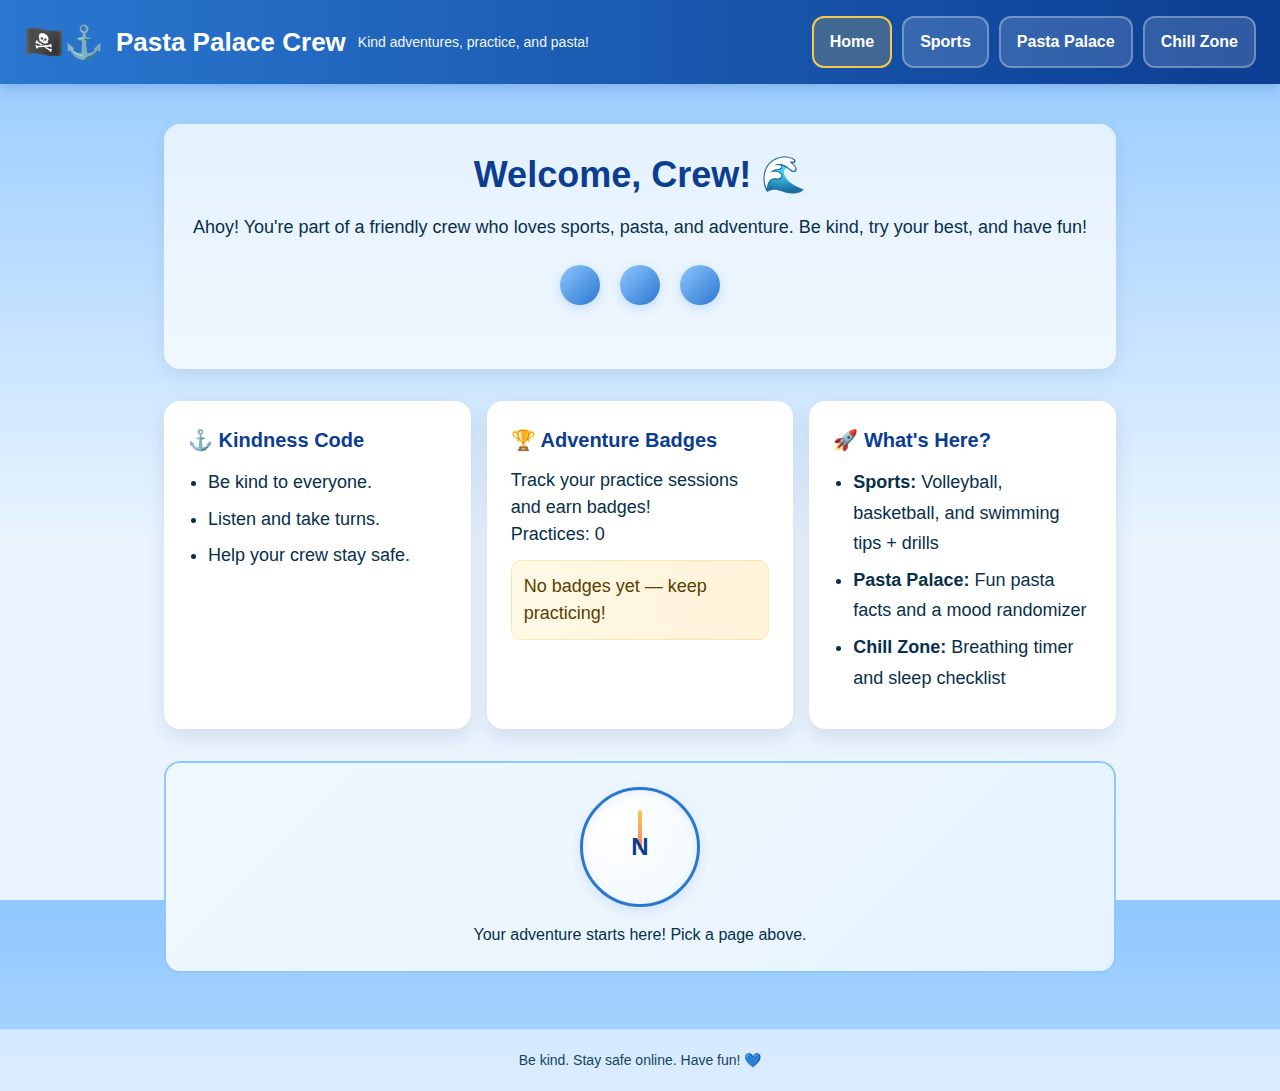
<file: index.html>
<!doctype html>
<html lang="en">
<head>
  <meta charset="utf-8" />
  <meta name="viewport" content="width=device-width,initial-scale=1" />
  <title>Pasta Palace Crew – Home</title>
  <link rel="stylesheet" href="styles.css">
</head>
<body data-page="home">
  <header class="site-header" role="banner">
    <div class="brand">
      <div class="logo">🏴‍☠️⚓️</div>
      <h1>Pasta Palace Crew</h1>
      <p class="tagline">Kind adventures, practice, and pasta!</p>
    </div>
    <nav aria-label="Main" class="main-nav">
      <a href="index.html" class="nav-btn" data-page="home">Home</a>
      <a href="sports.html" class="nav-btn" data-page="sports">Sports</a>
      <a href="pasta.html" class="nav-btn" data-page="pasta">Pasta Palace</a>
      <a href="chill.html" class="nav-btn" data-page="chill">Chill Zone</a>
    </nav>
  </header>

  <main>
    <section class="hero">
      <h2>Welcome, Crew! 🌊</h2>
      <p class="lead">Ahoy! You're part of a friendly crew who loves sports, pasta, and adventure. Be kind, try your best, and have fun!</p>
      <div class="wave-visual">
        <div class="wave"></div>
        <div class="wave"></div>
        <div class="wave"></div>
      </div>
    </section>

    <section class="card-section">
      <article class="card">
        <h3>⚓️ Kindness Code</h3>
        <ul>
          <li>Be kind to everyone.</li>
          <li>Listen and take turns.</li>
          <li>Help your crew stay safe.</li>
        </ul>
      </article>

      <article class="card">
        <h3>🏆 Adventure Badges</h3>
        <p>Track your practice sessions and earn badges!</p>
        <p>Practices: <span id="practice-count-home" aria-live="polite" aria-atomic="true">0</span></p>
        <div class="badge-area" aria-live="polite">No badges yet — start practicing on the Sports page!</div>
      </article>

      <article class="card">
        <h3>🚀 What's Here?</h3>
        <ul>
          <li><strong>Sports:</strong> Volleyball, basketball, and swimming tips + drills</li>
          <li><strong>Pasta Palace:</strong> Fun pasta facts and a mood randomizer</li>
          <li><strong>Chill Zone:</strong> Breathing timer and sleep checklist</li>
        </ul>
      </article>
    </section>

    <section class="compass-visual">
      <div class="compass">
        <div class="compass-needle"></div>
        <div class="compass-text">N</div>
      </div>
      <p class="compass-caption">Your adventure starts here! Pick a page above.</p>
    </section>
  </main>

  <footer class="site-footer" role="contentinfo">
    <p>Be kind. Stay safe online. Have fun! 💙</p>
  </footer>

  <script src="script.js"></script>
</body>
</html>
</file>
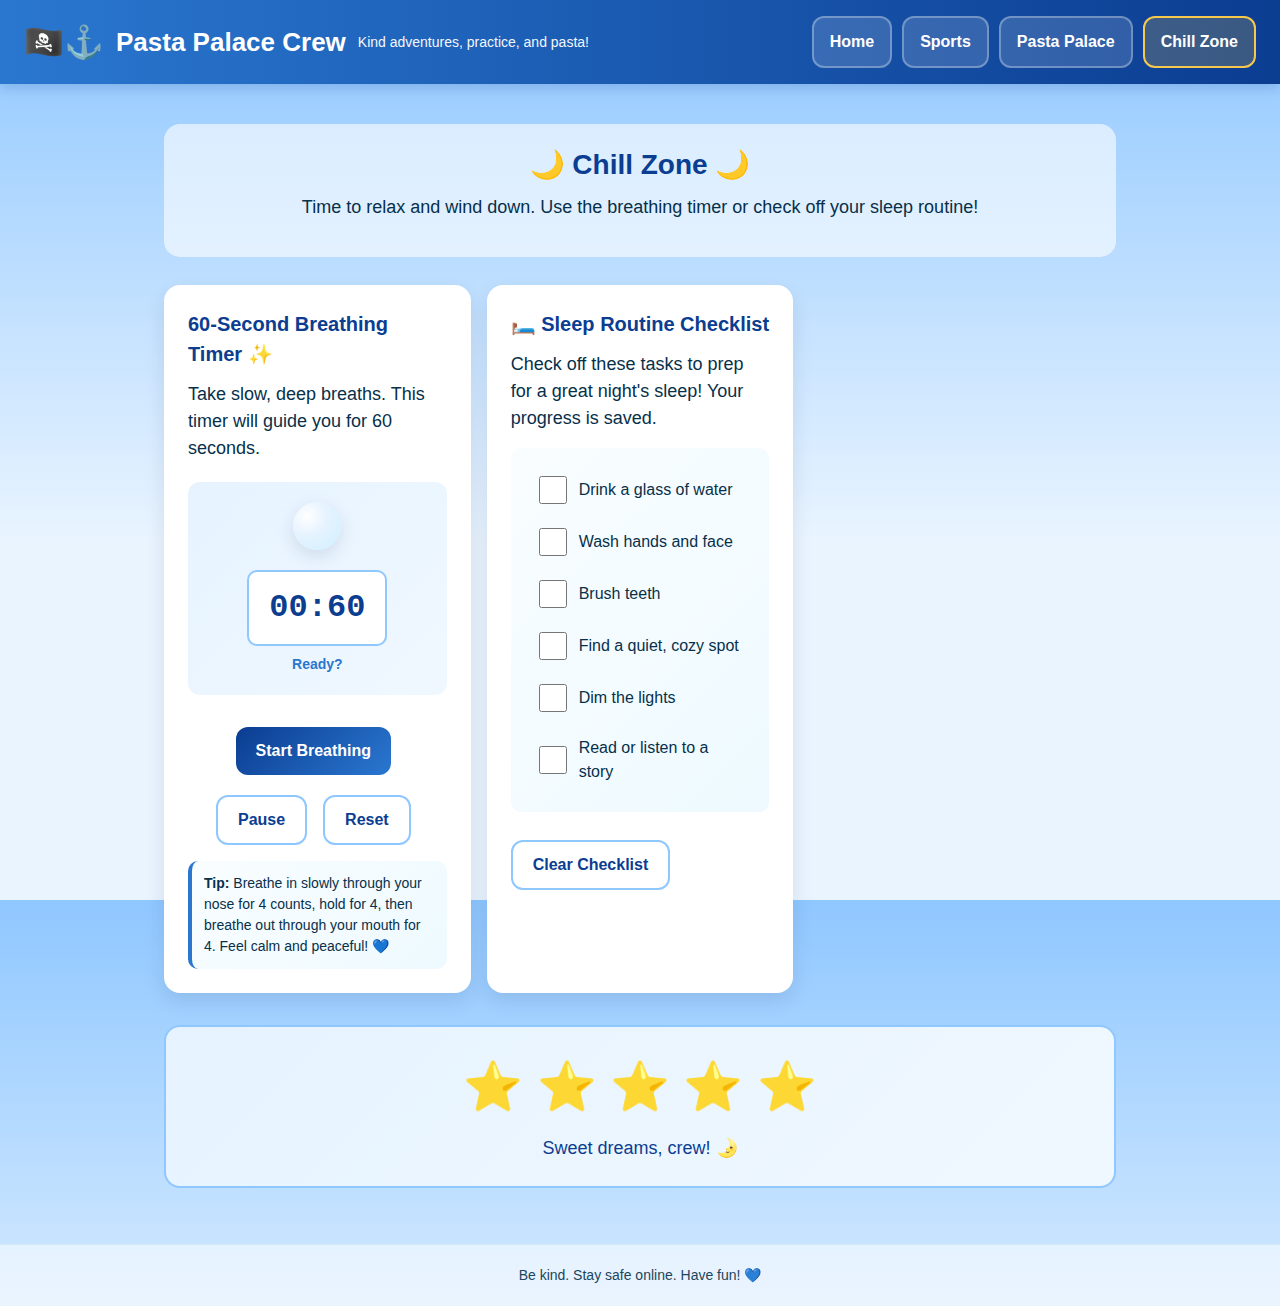
<file: chill.html>
<!doctype html>
<html lang="en">
<head>
  <meta charset="utf-8" />
  <meta name="viewport" content="width=device-width,initial-scale=1" />
  <title>Pasta Palace Crew – Chill Zone</title>
  <link rel="stylesheet" href="styles.css">
</head>
<body data-page="chill">
  <header class="site-header" role="banner">
    <div class="brand">
      <div class="logo">🏴‍☠️⚓️</div>
      <h1>Pasta Palace Crew</h1>
      <p class="tagline">Kind adventures, practice, and pasta!</p>
    </div>
    <nav aria-label="Main" class="main-nav">
      <a href="index.html" class="nav-btn" data-page="home">Home</a>
      <a href="sports.html" class="nav-btn" data-page="sports">Sports</a>
      <a href="pasta.html" class="nav-btn" data-page="pasta">Pasta Palace</a>
      <a href="chill.html" class="nav-btn" data-page="chill">Chill Zone</a>
    </nav>
  </header>

  <main>
    <section class="page-header">
      <h2>🌙 Chill Zone 🌙</h2>
      <p class="lead">Time to relax and wind down. Use the breathing timer or check off your sleep routine!</p>
    </section>

    <div class="card-section">
      <article class="card breathing-card">
        <h3>60-Second Breathing Timer ✨</h3>
        <p>Take slow, deep breaths. This timer will guide you for 60 seconds.</p>
        
        <div class="timer-container">
          <div class="breath-visual" id="breath-visual"></div>
          <div class="timer-display">
            <div id="countdown" aria-live="polite" aria-atomic="true">00:60</div>
            <p id="breath-status" aria-live="polite" aria-atomic="true" class="breath-status">Ready?</p>
          </div>
        </div>

        <div class="timer-buttons">
          <button id="start-timer" class="big-btn">Start Breathing</button>
          <button id="pause-timer" class="big-btn secondary" disabled>Pause</button>
          <button id="reset-timer" class="big-btn secondary">Reset</button>
        </div>

        <div class="breathing-tips">
          <p><strong>Tip:</strong> Breathe in slowly through your nose for 4 counts, hold for 4, then breathe out through your mouth for 4. Feel calm and peaceful! 💙</p>
        </div>
      </article>

      <article class="card checklist-card">
        <h3>🛏️ Sleep Routine Checklist</h3>
        <p>Check off these tasks to prep for a great night's sleep! Your progress is saved.</p>
        
        <div class="checklist">
          <div class="checklist-item">
            <input type="checkbox" id="check-water" class="checklist-input" data-key="water">
            <label for="check-water">Drink a glass of water</label>
          </div>
          <div class="checklist-item">
            <input type="checkbox" id="check-wash" class="checklist-input" data-key="wash">
            <label for="check-wash">Wash hands and face</label>
          </div>
          <div class="checklist-item">
            <input type="checkbox" id="check-brush" class="checklist-input" data-key="brush">
            <label for="check-brush">Brush teeth</label>
          </div>
          <div class="checklist-item">
            <input type="checkbox" id="check-quiet" class="checklist-input" data-key="quiet">
            <label for="check-quiet">Find a quiet, cozy spot</label>
          </div>
          <div class="checklist-item">
            <input type="checkbox" id="check-dim" class="checklist-input" data-key="dim">
            <label for="check-dim">Dim the lights</label>
          </div>
          <div class="checklist-item">
            <input type="checkbox" id="check-book" class="checklist-input" data-key="book">
            <label for="check-book">Read or listen to a story</label>
          </div>
        </div>

        <button id="reset-checklist" class="big-btn secondary">Clear Checklist</button>
      </article>
    </div>

    <section class="stars-visual">
      <div class="stars">⭐ ⭐ ⭐ ⭐ ⭐</div>
      <p>Sweet dreams, crew! 🌛</p>
    </section>
  </main>

  <footer class="site-footer" role="contentinfo">
    <p>Be kind. Stay safe online. Have fun! 💙</p>
  </footer>

  <script src="script.js"></script>
</body>
</html>
</file>
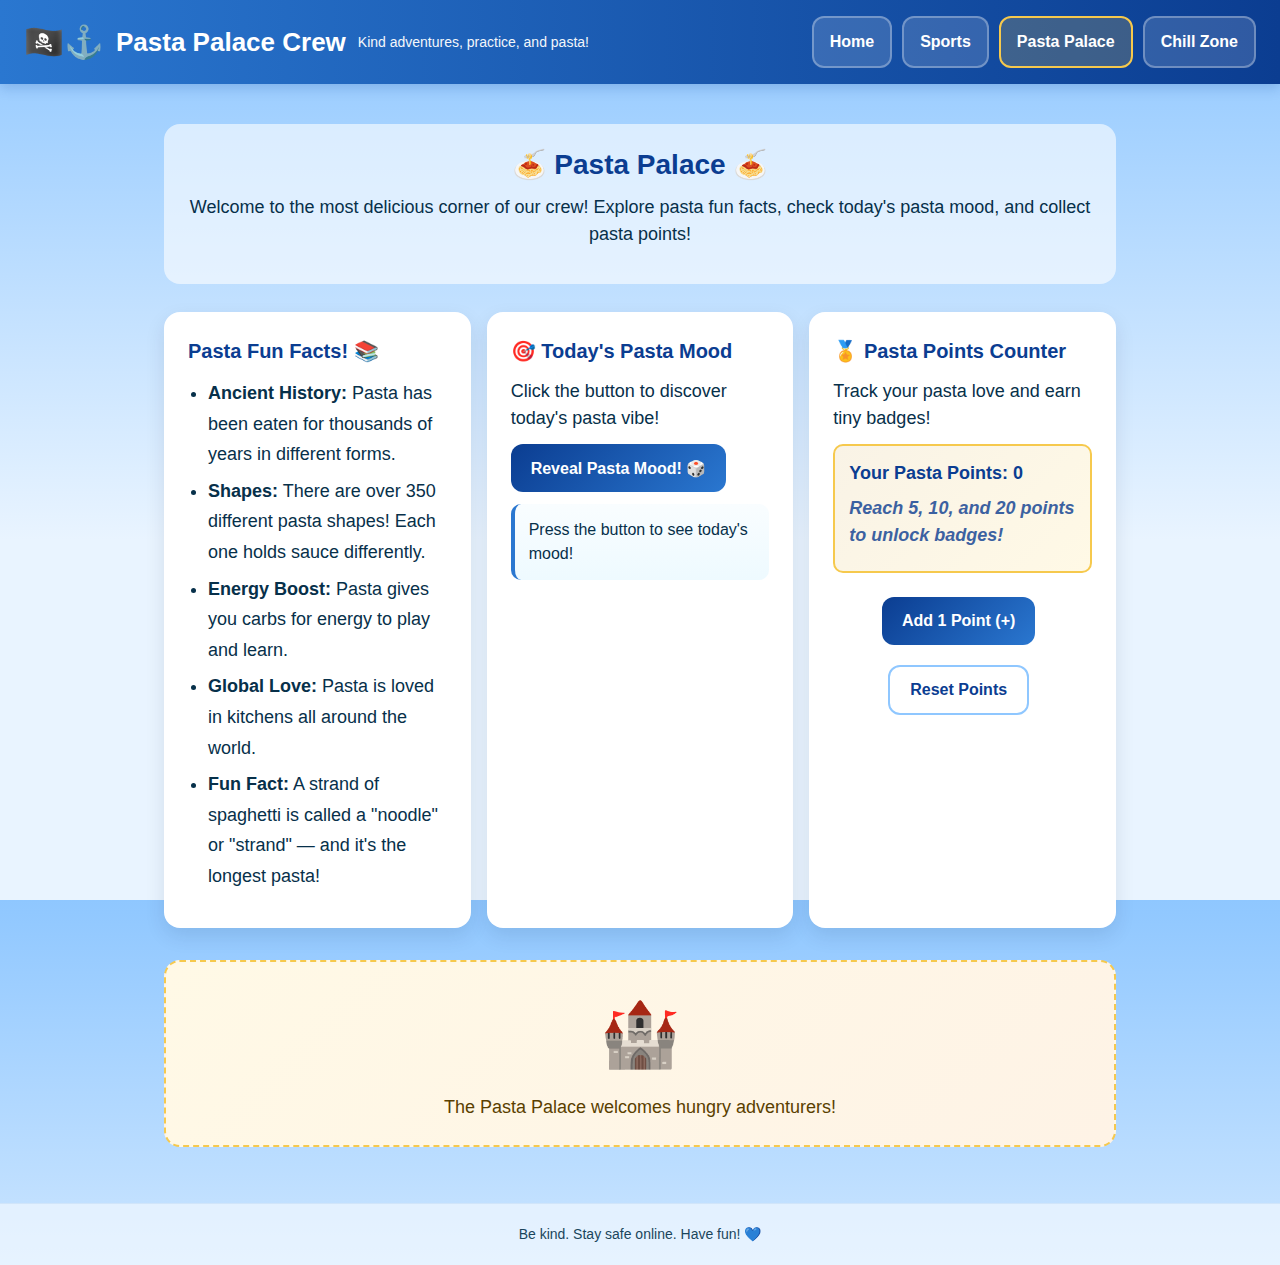
<file: pasta.html>
<!doctype html>
<html lang="en">
<head>
  <meta charset="utf-8" />
  <meta name="viewport" content="width=device-width,initial-scale=1" />
  <title>Pasta Palace Crew – Pasta Palace</title>
  <link rel="stylesheet" href="styles.css">
</head>
<body data-page="pasta">
  <header class="site-header" role="banner">
    <div class="brand">
      <div class="logo">🏴‍☠️⚓️</div>
      <h1>Pasta Palace Crew</h1>
      <p class="tagline">Kind adventures, practice, and pasta!</p>
    </div>
    <nav aria-label="Main" class="main-nav">
      <a href="index.html" class="nav-btn" data-page="home">Home</a>
      <a href="sports.html" class="nav-btn" data-page="sports">Sports</a>
      <a href="pasta.html" class="nav-btn" data-page="pasta">Pasta Palace</a>
      <a href="chill.html" class="nav-btn" data-page="chill">Chill Zone</a>
    </nav>
  </header>

  <main>
    <section class="page-header">
      <h2>🍝 Pasta Palace 🍝</h2>
      <p class="lead">Welcome to the most delicious corner of our crew! Explore pasta fun facts, check today's pasta mood, and collect pasta points!</p>
    </section>

    <div class="card-section">
      <article class="card">
        <h3>Pasta Fun Facts! 📚</h3>
        <ul>
          <li><strong>Ancient History:</strong> Pasta has been eaten for thousands of years in different forms.</li>
          <li><strong>Shapes:</strong> There are over 350 different pasta shapes! Each one holds sauce differently.</li>
          <li><strong>Energy Boost:</strong> Pasta gives you carbs for energy to play and learn.</li>
          <li><strong>Global Love:</strong> Pasta is loved in kitchens all around the world.</li>
          <li><strong>Fun Fact:</strong> A strand of spaghetti is called a "noodle" or "strand" — and it's the longest pasta!</li>
        </ul>
      </article>

      <article class="card">
        <h3>🎯 Today's Pasta Mood</h3>
        <p>Click the button to discover today's pasta vibe!</p>
        <button id="pasta-btn" class="big-btn">Reveal Pasta Mood! 🎲</button>
        <div id="pasta-mood" class="mood-reveal" aria-live="polite" aria-atomic="true">
          Press the button to see today's mood!
        </div>
      </article>

      <article class="card">
        <h3>🏅 Pasta Points Counter</h3>
        <p>Track your pasta love and earn tiny badges!</p>
        <div class="points-tracker">
          <p>Your Pasta Points: <span id="pasta-points" aria-live="polite" aria-atomic="true">0</span></p>
          <div class="pasta-badges" aria-live="polite">
            <p class="badge-hint">Reach 5, 10, and 20 points to unlock badges!</p>
          </div>
        </div>
        <div class="points-buttons">
          <button id="add-pasta-point" class="big-btn">Add 1 Point (+)</button>
          <button id="reset-pasta-points" class="big-btn secondary">Reset Points</button>
        </div>
      </article>
    </div>

    <section class="palace-visual">
      <div class="palace-emoji">🏰</div>
      <p>The Pasta Palace welcomes hungry adventurers!</p>
    </section>
  </main>

  <footer class="site-footer" role="contentinfo">
    <p>Be kind. Stay safe online. Have fun! 💙</p>
  </footer>

  <script src="script.js"></script>
</body>
</html>
</file>
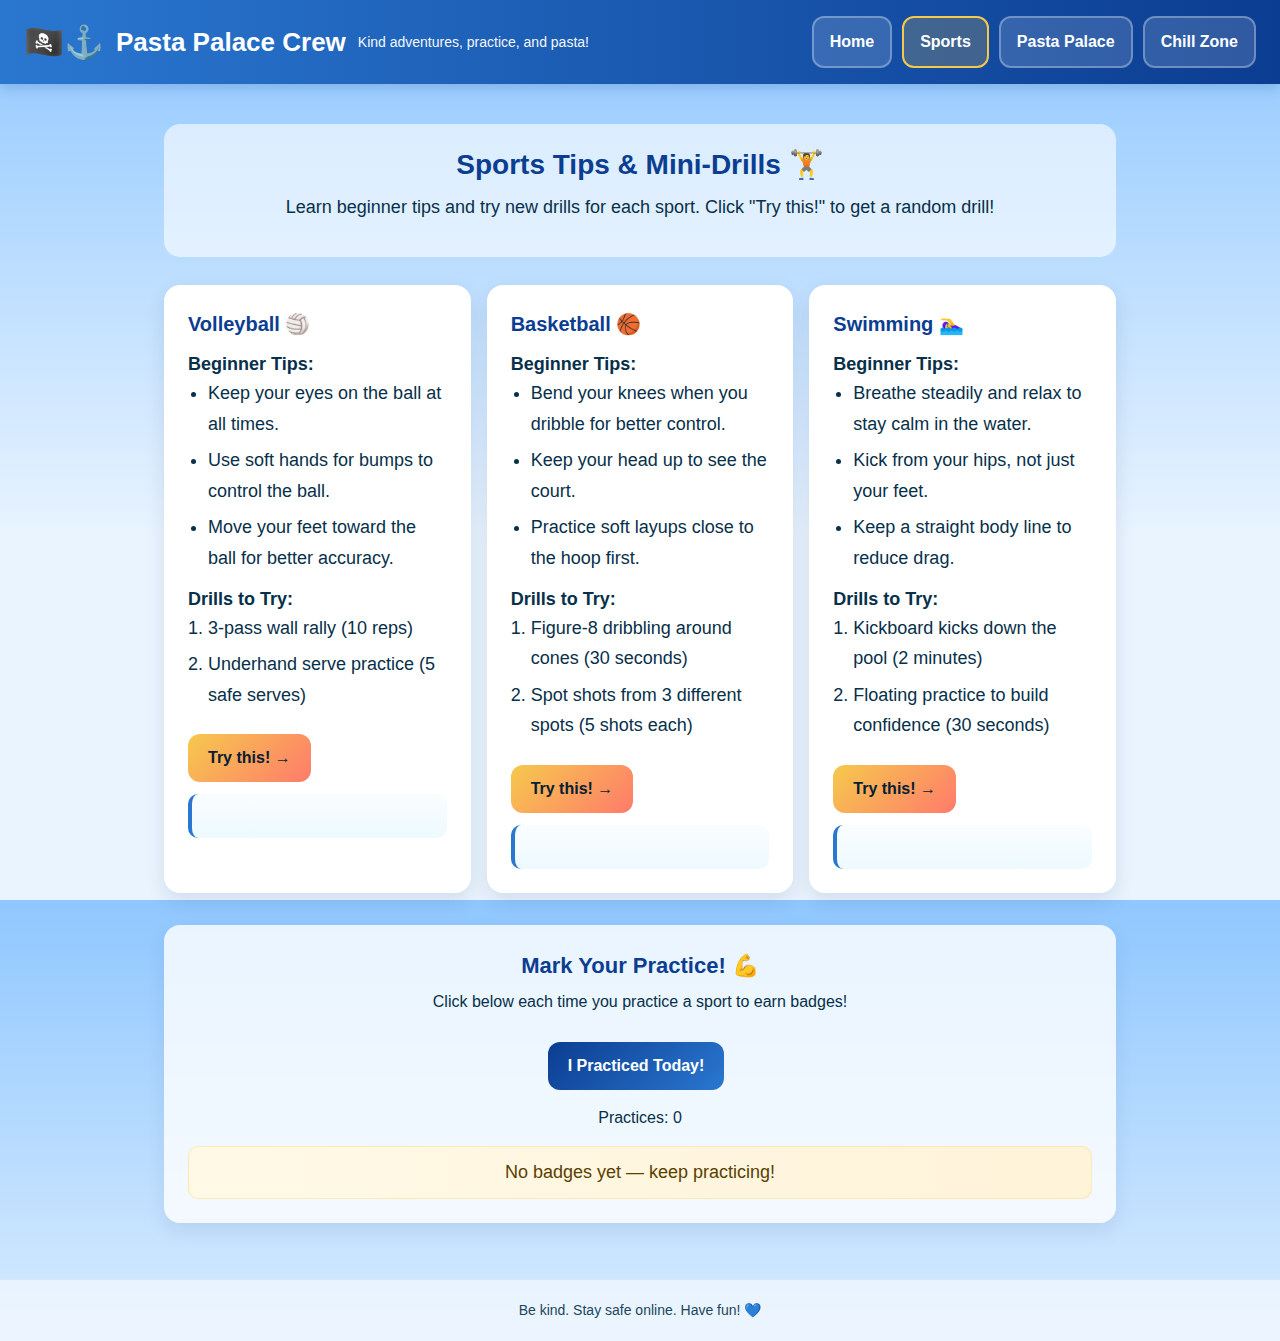
<file: sports.html>
<!doctype html>
<html lang="en">
<head>
  <meta charset="utf-8" />
  <meta name="viewport" content="width=device-width,initial-scale=1" />
  <title>Pasta Palace Crew – Sports</title>
  <link rel="stylesheet" href="styles.css">
</head>
<body data-page="sports">
  <header class="site-header" role="banner">
    <div class="brand">
      <div class="logo">🏴‍☠️⚓️</div>
      <h1>Pasta Palace Crew</h1>
      <p class="tagline">Kind adventures, practice, and pasta!</p>
    </div>
    <nav aria-label="Main" class="main-nav">
      <a href="index.html" class="nav-btn" data-page="home">Home</a>
      <a href="sports.html" class="nav-btn" data-page="sports">Sports</a>
      <a href="pasta.html" class="nav-btn" data-page="pasta">Pasta Palace</a>
      <a href="chill.html" class="nav-btn" data-page="chill">Chill Zone</a>
    </nav>
  </header>

  <main>
    <section class="page-header">
      <h2>Sports Tips & Mini-Drills 🏋️</h2>
      <p class="lead">Learn beginner tips and try new drills for each sport. Click "Try this!" to get a random drill!</p>
    </section>

    <div class="card-section">
      <article class="sport-card" data-sport="volleyball">
        <h3>Volleyball 🏐</h3>
        
        <div class="card-subsection">
          <h4>Beginner Tips:</h4>
          <ul>
            <li>Keep your eyes on the ball at all times.</li>
            <li>Use soft hands for bumps to control the ball.</li>
            <li>Move your feet toward the ball for better accuracy.</li>
          </ul>
        </div>

        <div class="card-subsection">
          <h4>Drills to Try:</h4>
          <ol>
            <li>3-pass wall rally (10 reps)</li>
            <li>Underhand serve practice (5 safe serves)</li>
          </ol>
        </div>

        <button class="try-btn" data-sport="volleyball">Try this! →</button>
        <div class="drill-reveal" aria-live="polite" role="status" aria-hidden="true"></div>
      </article>

      <article class="sport-card" data-sport="basketball">
        <h3>Basketball 🏀</h3>
        
        <div class="card-subsection">
          <h4>Beginner Tips:</h4>
          <ul>
            <li>Bend your knees when you dribble for better control.</li>
            <li>Keep your head up to see the court.</li>
            <li>Practice soft layups close to the hoop first.</li>
          </ul>
        </div>

        <div class="card-subsection">
          <h4>Drills to Try:</h4>
          <ol>
            <li>Figure-8 dribbling around cones (30 seconds)</li>
            <li>Spot shots from 3 different spots (5 shots each)</li>
          </ol>
        </div>

        <button class="try-btn" data-sport="basketball">Try this! →</button>
        <div class="drill-reveal" aria-live="polite" role="status" aria-hidden="true"></div>
      </article>

      <article class="sport-card" data-sport="swimming">
        <h3>Swimming 🏊‍♀️</h3>
        
        <div class="card-subsection">
          <h4>Beginner Tips:</h4>
          <ul>
            <li>Breathe steadily and relax to stay calm in the water.</li>
            <li>Kick from your hips, not just your feet.</li>
            <li>Keep a straight body line to reduce drag.</li>
          </ul>
        </div>

        <div class="card-subsection">
          <h4>Drills to Try:</h4>
          <ol>
            <li>Kickboard kicks down the pool (2 minutes)</li>
            <li>Floating practice to build confidence (30 seconds)</li>
          </ol>
        </div>

        <button class="try-btn" data-sport="swimming">Try this! →</button>
        <div class="drill-reveal" aria-live="polite" role="status" aria-hidden="true"></div>
      </article>
    </div>

    <section class="practice-tracker">
      <h3>Mark Your Practice! 💪</h3>
      <p>Click below each time you practice a sport to earn badges!</p>
      <button id="practice-btn" class="big-btn">I Practiced Today!</button>
      <div class="tracker-info">
        <p>Practices: <span id="practice-count-sports" aria-live="polite" aria-atomic="true">0</span></p>
        <div class="badge-area" aria-live="polite">No badges yet — keep going!</div>
      </div>
    </section>
  </main>

  <footer class="site-footer" role="contentinfo">
    <p>Be kind. Stay safe online. Have fun! 💙</p>
  </footer>

  <script src="script.js"></script>
</body>
</html>
</file>
<file: styles.css>
:root {
  --blue-900: #0b3d91;
  --blue-600: #2a77d0;
  --blue-300: #8fc7ff;
  --white: #ffffff;
  --accent: #f6c94d; /* gold */
  --coral: #ff7b6b;
  --radius: 16px;
}

/* Base styles */
* {
  box-sizing: border-box;
  margin: 0;
  padding: 0;
}

html, body {
  height: 100%;
}

body {
  font-family: -apple-system, BlinkMacSystemFont, "Segoe UI", Roboto, Helvetica, Arial, sans-serif;
  background: linear-gradient(180deg, var(--blue-300), #e9f4ff 60%);
  color: #07304a;
  -webkit-font-smoothing: antialiased;
  -moz-osx-font-smoothing: grayscale;
  line-height: 1.5;
  font-size: 18px;
}

/* Header and Navigation */
.site-header {
  display: flex;
  flex-direction: column;
  align-items: center;
  justify-content: center;
  gap: 16px;
  padding: 20px;
  background: linear-gradient(90deg, var(--blue-600), var(--blue-900));
  color: var(--white);
  box-shadow: 0 4px 12px rgba(11, 61, 145, 0.2);
}

.brand {
  display: flex;
  align-items: center;
  gap: 12px;
  text-align: center;
}

.logo {
  font-size: 32px;
}

.brand h1 {
  font-size: 24px;
  font-weight: 700;
  margin: 0;
}

.tagline {
  font-size: 14px;
  opacity: 0.95;
  margin: 0;
}

.main-nav {
  display: flex;
  flex-wrap: wrap;
  gap: 10px;
  justify-content: center;
}

.nav-btn {
  background: rgba(255, 255, 255, 0.15);
  color: var(--white);
  border: 2px solid rgba(255, 255, 255, 0.3);
  padding: 12px 16px;
  border-radius: 12px;
  font-size: 16px;
  font-weight: 600;
  cursor: pointer;
  text-decoration: none;
  transition: all 0.2s ease;
  min-height: 48px;
  display: flex;
  align-items: center;
}

.nav-btn:hover, .nav-btn:focus {
  background: rgba(255, 255, 255, 0.25);
  border-color: var(--accent);
  outline: none;
}

.nav-btn:focus {
  box-shadow: 0 0 0 4px rgba(246, 201, 77, 0.3);
}

/* Main content area */
main {
  padding: 20px;
  max-width: 1000px;
  margin: 16px auto;
}

/* Hero section */
.hero {
  text-align: center;
  margin-bottom: 32px;
  padding: 24px;
  background: rgba(255, 255, 255, 0.7);
  border-radius: var(--radius);
  box-shadow: 0 8px 20px rgba(9, 30, 60, 0.08);
}

.hero h2 {
  font-size: 32px;
  margin-bottom: 12px;
  color: var(--blue-900);
}

.lead {
  font-size: 18px;
  color: #07304a;
  margin-bottom: 16px;
}

/* Wave visual */
.wave-visual {
  display: flex;
  justify-content: center;
  gap: 20px;
  margin-top: 24px;
  height: 80px;
}

.wave {
  width: 40px;
  height: 40px;
  border-radius: 50%;
  background: linear-gradient(135deg, var(--blue-300), var(--blue-600));
  animation: wave 2s ease-in-out infinite;
  box-shadow: 0 4px 12px rgba(42, 119, 208, 0.2);
}

.wave:nth-child(2) {
  animation-delay: 0.2s;
}

.wave:nth-child(3) {
  animation-delay: 0.4s;
}

@keyframes wave {
  0%, 100% {
    transform: translateY(0);
  }
  50% {
    transform: translateY(-20px);
  }
}

/* Compass visual */
.compass-visual {
  text-align: center;
  margin-top: 32px;
  padding: 24px;
  background: linear-gradient(135deg, #f0f8ff, #e6f3ff);
  border-radius: var(--radius);
  border: 2px solid var(--blue-300);
}

.compass {
  position: relative;
  width: 120px;
  height: 120px;
  margin: 0 auto 16px;
  border: 3px solid var(--blue-600);
  border-radius: 50%;
  background: radial-gradient(circle at 30% 30%, var(--white), #f0f8ff);
  box-shadow: inset 0 2px 8px rgba(42, 119, 208, 0.1), 0 4px 12px rgba(11, 61, 145, 0.1);
}

.compass-needle {
  position: absolute;
  width: 4px;
  height: 40px;
  background: linear-gradient(to top, var(--coral), var(--accent));
  left: 50%;
  top: 20px;
  transform: translateX(-50%);
  border-radius: 2px;
}

.compass-text {
  position: absolute;
  top: 50%;
  left: 50%;
  transform: translate(-50%, -50%);
  font-size: 24px;
  font-weight: 700;
  color: var(--blue-900);
}

.compass-caption {
  font-size: 16px;
  color: #07304a;
  font-weight: 500;
}

/* Page header */
.page-header {
  text-align: center;
  margin-bottom: 28px;
  padding: 20px;
  background: rgba(255, 255, 255, 0.6);
  border-radius: var(--radius);
}

.page-header h2 {
  font-size: 28px;
  color: var(--blue-900);
  margin-bottom: 8px;
}

/* Cards layout */
.card-section {
  display: grid;
  grid-template-columns: 1fr;
  gap: 16px;
  margin-bottom: 24px;
}

.card, .sport-card {
  background: var(--white);
  border-radius: var(--radius);
  padding: 24px;
  box-shadow: 0 8px 20px rgba(9, 30, 60, 0.1);
  transition: transform 0.2s ease, box-shadow 0.2s ease;
}

.card:hover, .sport-card:hover {
  transform: translateY(-2px);
  box-shadow: 0 12px 28px rgba(9, 30, 60, 0.15);
}

.card h3, .sport-card h3 {
  font-size: 20px;
  color: var(--blue-900);
  margin-bottom: 12px;
  font-weight: 700;
}

.card h4 {
  font-size: 16px;
  color: var(--blue-600);
  margin-top: 14px;
  margin-bottom: 8px;
  font-weight: 600;
}

.card ul, .card ol, .sport-card ul, .sport-card ol {
  margin-left: 20px;
  margin-bottom: 12px;
  line-height: 1.7;
}

.card li, .sport-card li {
  margin-bottom: 6px;
}

.card-subsection {
  margin-bottom: 12px;
}

/* Buttons */
.big-btn, .try-btn {
  display: inline-block;
  border: none;
  border-radius: 12px;
  padding: 14px 20px;
  font-size: 16px;
  font-weight: 600;
  cursor: pointer;
  transition: all 0.2s ease;
  min-height: 48px;
  min-width: 48px;
  text-decoration: none;
}

.big-btn {
  background: linear-gradient(135deg, var(--blue-900), var(--blue-600));
  color: var(--white);
  margin-top: 12px;
  margin-right: 8px;
}

.big-btn:hover, .big-btn:focus {
  background: linear-gradient(135deg, #061e3f, var(--blue-900));
  transform: translateY(-2px);
  box-shadow: 0 8px 16px rgba(11, 61, 145, 0.25);
  outline: none;
}

.big-btn:focus {
  box-shadow: 0 0 0 4px rgba(42, 119, 208, 0.3), 0 8px 16px rgba(11, 61, 145, 0.25);
}

.big-btn.secondary {
  background: transparent;
  border: 2px solid var(--blue-300);
  color: var(--blue-900);
}

.big-btn.secondary:hover, .big-btn.secondary:focus {
  background: rgba(143, 199, 255, 0.1);
  border-color: var(--blue-600);
}

.try-btn {
  background: linear-gradient(135deg, var(--accent), var(--coral));
  color: #062033;
  font-weight: 700;
  margin-top: 12px;
}

.try-btn:hover, .try-btn:focus {
  transform: translateY(-2px);
  box-shadow: 0 8px 16px rgba(255, 123, 107, 0.25);
  outline: none;
}

/* Reveals and displays */
.drill-reveal, .mood-reveal {
  margin-top: 12px;
  padding: 14px;
  background: linear-gradient(180deg, #f9fdff, #eefaff);
  border-radius: 10px;
  border-left: 4px solid var(--blue-600);
  min-height: 44px;
  font-size: 16px;
  color: #07304a;
  font-weight: 500;
}

/* Badge area */
.badge-area {
  margin-top: 12px;
  padding: 12px;
  background: linear-gradient(90deg, #fff9e6, #fff3d9);
  border-radius: 10px;
  color: #5a3f00;
  font-weight: 500;
  border: 1px solid rgba(246, 201, 77, 0.3);
}

/* Practice tracker */
.practice-tracker {
  background: rgba(255, 255, 255, 0.8);
  padding: 24px;
  border-radius: var(--radius);
  text-align: center;
  margin-top: 32px;
  box-shadow: 0 8px 20px rgba(9, 30, 60, 0.08);
}

.practice-tracker h3 {
  font-size: 22px;
  color: var(--blue-900);
  margin-bottom: 8px;
}

.practice-tracker p {
  margin-bottom: 16px;
  font-size: 16px;
}

.tracker-info {
  margin-top: 16px;
}

/* Pasta points */
.points-tracker {
  background: linear-gradient(135deg, #f9f3e6, #fff9e6);
  padding: 14px;
  border-radius: 10px;
  margin: 12px 0;
  border: 2px solid var(--accent);
}

.points-tracker p {
  font-size: 18px;
  font-weight: 600;
  color: var(--blue-900);
  margin-bottom: 8px;
}

.pasta-badges {
  color: #5a3f00;
  font-size: 14px;
}

.badge-hint {
  font-style: italic;
  opacity: 0.8;
}

.points-buttons {
  display: flex;
  gap: 8px;
  justify-content: center;
  flex-wrap: wrap;
  margin-top: 12px;
}

/* Palace visual */
.palace-visual {
  text-align: center;
  margin-top: 32px;
  padding: 24px;
  background: linear-gradient(135deg, #fff9e6, #fef3e6);
  border-radius: var(--radius);
  border: 2px dashed var(--accent);
}

.palace-emoji {
  font-size: 64px;
  margin-bottom: 12px;
}

.palace-visual p {
  font-size: 18px;
  color: #5a3f00;
  font-weight: 500;
}

/* Breathing timer section */
.breathing-card {
  position: relative;
}

.timer-container {
  display: flex;
  align-items: center;
  justify-content: center;
  gap: 20px;
  margin: 20px 0;
  padding: 20px;
  background: linear-gradient(135deg, #e6f3ff, #f0f8ff);
  border-radius: 12px;
}

.timer-display {
  text-align: center;
}

#countdown {
  font-size: 32px;
  font-weight: 700;
  color: var(--blue-900);
  font-family: monospace;
  background: var(--white);
  padding: 12px 20px;
  border-radius: 10px;
  border: 2px solid var(--blue-300);
  min-width: 100px;
}

.breath-status {
  font-size: 14px;
  color: var(--blue-600);
  margin-top: 8px;
  font-weight: 600;
}

.timer-buttons {
  display: flex;
  gap: 8px;
  justify-content: center;
  flex-wrap: wrap;
  margin: 16px 0;
}

.breathing-tips {
  background: linear-gradient(135deg, #f9fdff, #eefaff);
  padding: 12px;
  border-radius: 10px;
  margin-top: 16px;
  font-size: 14px;
  color: #07304a;
  border-left: 4px solid var(--blue-600);
}

.breathing-tips p {
  margin: 0;
}

/* Breathing visual animation */
.breath-visual {
  width: 48px;
  height: 48px;
  border-radius: 50%;
  background: radial-gradient(circle at 30% 30%, var(--white), #e6f3ff 40%, #cfefff);
  box-shadow: 0 6px 18px rgba(10, 40, 80, 0.12);
  transition: transform 0.3s ease;
}

.breath-visual.breathing {
  animation: breath 8s ease-in-out infinite;
}

@keyframes breath {
  0% {
    transform: scale(1);
  }
  40% {
    transform: scale(1.3);
  }
  60% {
    transform: scale(1.2);
  }
  100% {
    transform: scale(1);
  }
}

/* Checklist */
.checklist {
  text-align: left;
  background: linear-gradient(135deg, #f9fdff, #eefaff);
  padding: 16px;
  border-radius: 10px;
  margin: 16px 0;
}

.checklist-item {
  display: flex;
  align-items: center;
  gap: 12px;
  padding: 12px;
  border-radius: 8px;
  transition: background 0.2s ease;
  cursor: pointer;
}

.checklist-item:hover {
  background: rgba(42, 119, 208, 0.05);
}

.checklist-input {
  width: 28px;
  height: 28px;
  cursor: pointer;
  accent-color: var(--blue-600);
}

.checklist-item label {
  cursor: pointer;
  font-size: 16px;
  color: #07304a;
  font-weight: 500;
  flex: 1;
}

.checklist-item input:checked + label {
  text-decoration: line-through;
  opacity: 0.6;
}

/* Stars visual */
.stars-visual {
  text-align: center;
  margin-top: 32px;
  padding: 24px;
  background: linear-gradient(135deg, #e6f3ff, #f0f8ff);
  border-radius: var(--radius);
  border: 2px solid var(--blue-300);
}

.stars {
  font-size: 48px;
  margin-bottom: 12px;
  animation: twinkle 3s ease-in-out infinite;
}

.stars-visual p {
  font-size: 18px;
  color: var(--blue-900);
  font-weight: 500;
}

@keyframes twinkle {
  0%, 100% {
    opacity: 1;
  }
  50% {
    opacity: 0.6;
  }
}

/* Footer */
.site-footer {
  text-align: center;
  padding: 20px;
  font-size: 14px;
  color: #08344b;
  opacity: 0.9;
  margin-top: 32px;
  background: rgba(255, 255, 255, 0.6);
  border-top: 1px solid rgba(42, 119, 208, 0.1);
}

/* Utilities */
.hidden {
  display: none !important;
}

/* Tablet/medium screens - 2 column layout */
@media (min-width: 600px) {
  .site-header {
    flex-direction: row;
    justify-content: space-between;
    gap: 20px;
  }

  .brand {
    justify-content: flex-start;
  }

  .card-section {
    grid-template-columns: repeat(2, 1fr);
  }

  .timer-container {
    flex-direction: column;
  }
}

/* Desktop/large screens - 3 column layout */
@media (min-width: 900px) {
  .site-header {
    padding: 16px 24px;
  }

  .brand h1 {
    font-size: 26px;
  }

  .card-section {
    grid-template-columns: repeat(3, 1fr);
  }

  .hero h2 {
    font-size: 36px;
  }

  main {
    padding: 24px;
  }
}

/* Focus states for accessibility */
*:focus-visible {
  outline: 2px solid var(--accent);
  outline-offset: 2px;
}

/* Reduced motion support */
@media (prefers-reduced-motion: reduce) {
  * {
    animation-duration: 0.01ms !important;
    animation-iteration-count: 1 !important;
    transition-duration: 0.01ms !important;
  }
}
</file>
